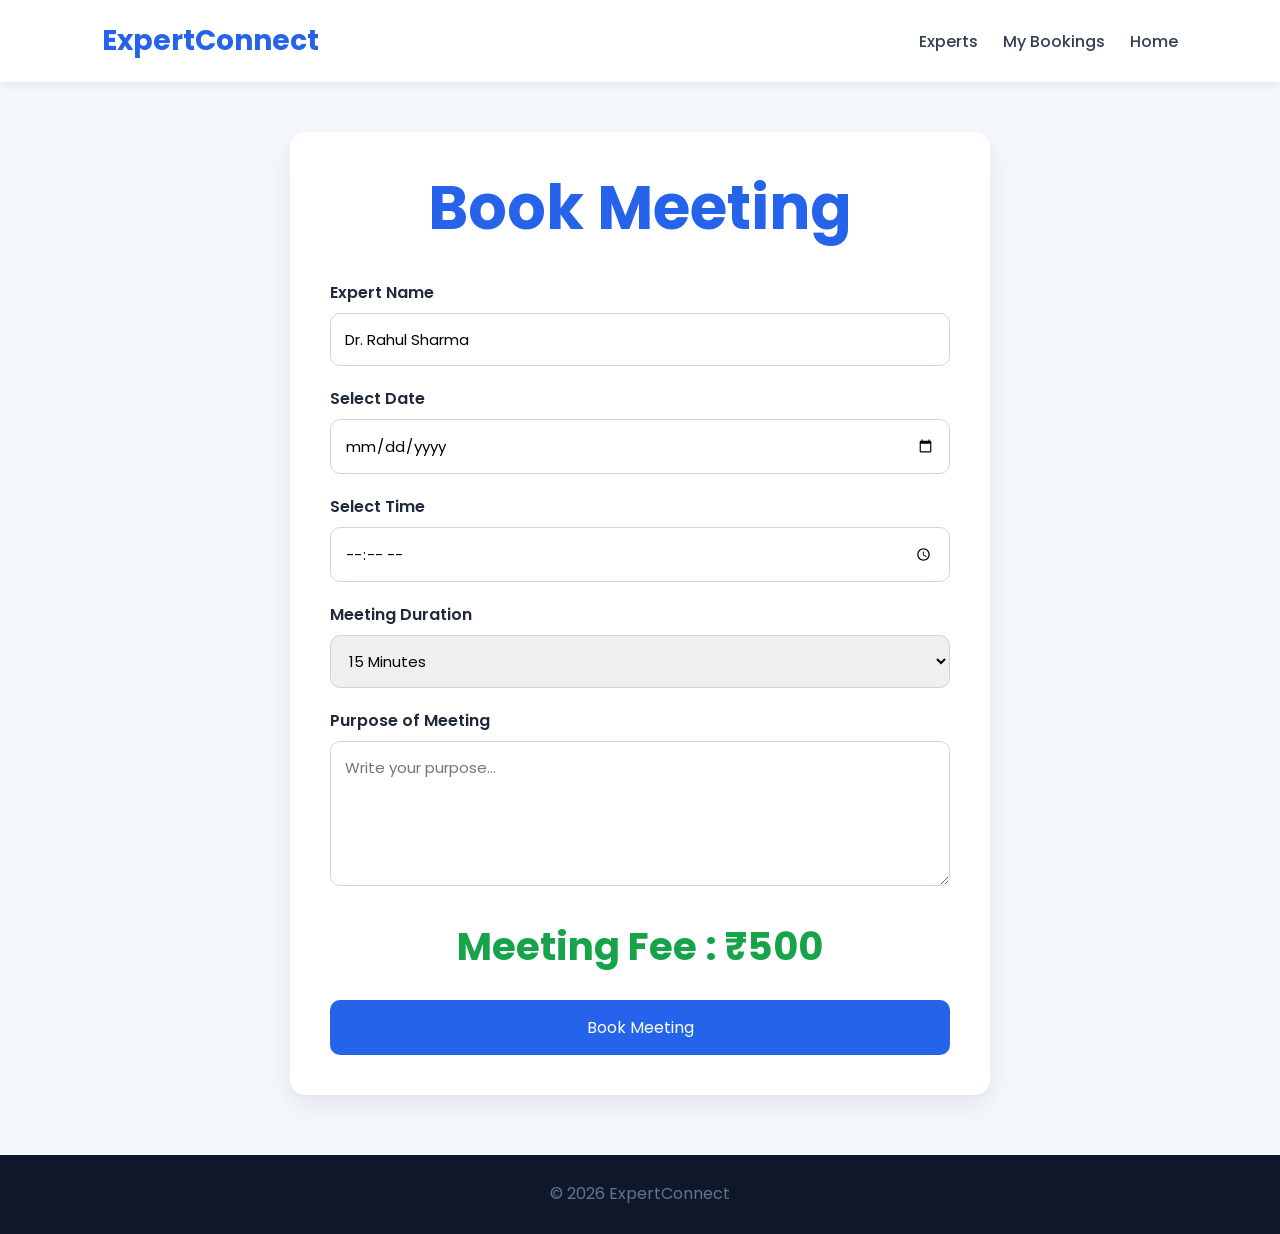
<file: frontend/book-meeting.html>
<!DOCTYPE html>
<html lang="en">

<head>

<meta charset="UTF-8">
<meta name="viewport" content="width=device-width, initial-scale=1.0">

<title>Book Meeting | ExpertConnect</title>

<link rel="stylesheet" href="css/style.css">
<link rel="stylesheet" href="css/booking.css">

<link href="https://fonts.googleapis.com/css2?family=Poppins:wght@300;400;500;600;700&display=swap" rel="stylesheet">

</head>

<body>

<nav class="navbar">

<div class="logo">

<a href="index.html">ExpertConnect</a>

</div>

<ul class="nav-links">

<li><a href="expert-list.html">Experts</a></li>

<li><a href="my-bookings.html">My Bookings</a></li>

<li><a href="index.html">Home</a></li>

</ul>

</nav>

<section class="booking">

<h1>Book Meeting</h1>

<form id="bookingForm">

<div class="input-group">

<label>Expert Name</label>

<input
type="text"
value="Dr. Rahul Sharma"
readonly>

</div>

<div class="input-group">

<label>Select Date</label>

<input
type="date"
id="meetingDate"
required>

</div>

<div class="input-group">

<label>Select Time</label>

<input
type="time"
id="meetingTime"
required>

</div>

<div class="input-group">

<label>Meeting Duration</label>

<select id="duration">

<option>15 Minutes</option>

<option>30 Minutes</option>

<option>45 Minutes</option>

<option>60 Minutes</option>

</select>

</div>

<div class="input-group">

<label>Purpose of Meeting</label>

<textarea
rows="5"
id="agenda"
placeholder="Write your purpose..."></textarea>

</div>

<h2>

Meeting Fee : ₹500

</h2>

<button type="submit">

Book Meeting

</button>

</form>

</section>

<footer>

<p>

© 2026 ExpertConnect

</p>

</footer>

<script src="js/booking.js"></script>

</body>

</html>
</file>
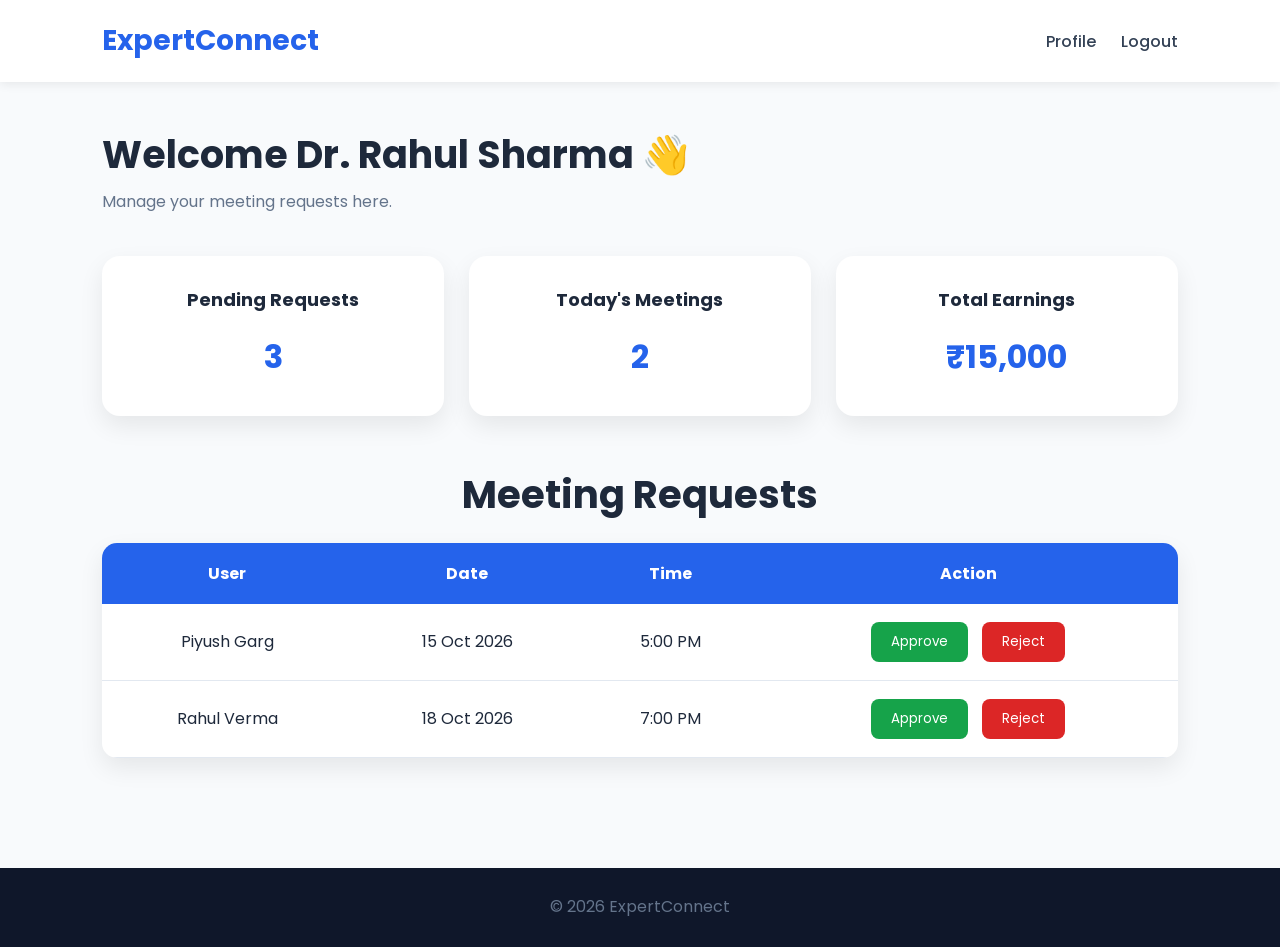
<file: frontend/expert-dashboard.html>
<!DOCTYPE html>
<html lang="en">

<head>

<meta charset="UTF-8">
<meta name="viewport" content="width=device-width, initial-scale=1.0">

<title>Expert Dashboard | ExpertConnect</title>

<link rel="stylesheet" href="css/style.css">
<link rel="stylesheet" href="css/dashboard.css">

<link href="https://fonts.googleapis.com/css2?family=Poppins:wght@300;400;500;600;700&display=swap" rel="stylesheet">

</head>

<body>

<nav class="navbar">

<div class="logo">

<a href="index.html">ExpertConnect</a>

</div>

<ul class="nav-links">

<li><a href="expert-profile.html">Profile</a></li>

<li><a href="index.html">Logout</a></li>

</ul>

</nav>

<section class="dashboard">

<div class="dashboard-header">

<h1>Welcome Dr. Rahul Sharma 👋</h1>

<p>Manage your meeting requests here.</p>

</div>

<div class="dashboard-cards">

<div class="card">

<h2>Pending Requests</h2>

<p>3</p>

</div>

<div class="card">

<h2>Today's Meetings</h2>

<p>2</p>

</div>

<div class="card">

<h2>Total Earnings</h2>

<p>₹15,000</p>

</div>

</div>

<h2 class="section-title">

Meeting Requests

</h2>

<table>

<tr>

<th>User</th>

<th>Date</th>

<th>Time</th>

<th>Action</th>

</tr>

<tr>

<td>Piyush Garg</td>

<td>15 Oct 2026</td>

<td>5:00 PM</td>

<td>

<button class="approve-btn">

Approve

</button>

<button class="reject-btn">

Reject

</button>

</td>

</tr>

<tr>

<td>Rahul Verma</td>

<td>18 Oct 2026</td>

<td>7:00 PM</td>

<td>

<button class="approve-btn">

Approve

</button>

<button class="reject-btn">

Reject

</button>

</td>

</tr>

</table>

</section>

<footer>

<p>

© 2026 ExpertConnect

</p>

</footer>

<script src="js/dashboard.js"></script>

</body>

</html>
</file>
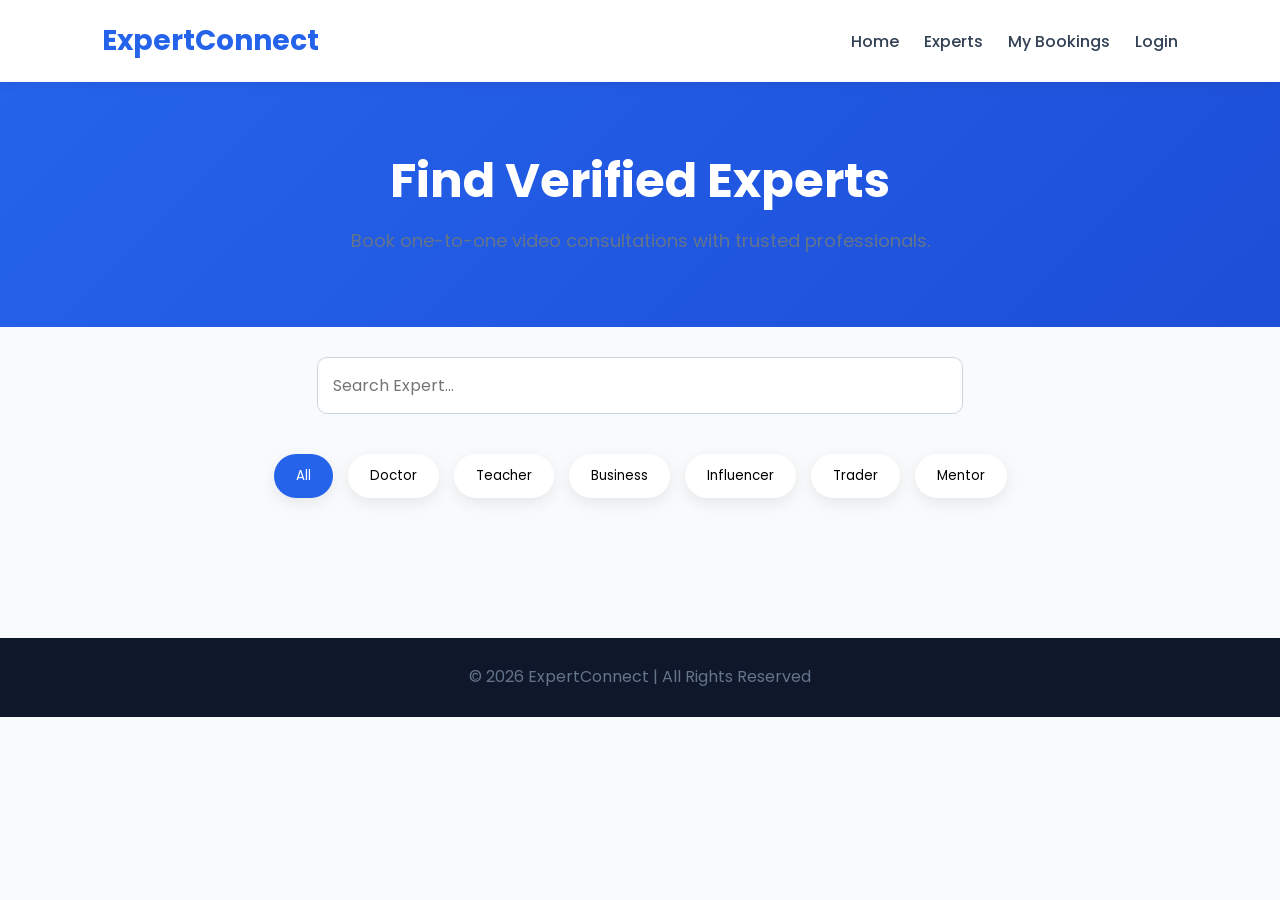
<file: frontend/expert-list.html>
<!DOCTYPE html>
<html lang="en">

<head>

    <meta charset="UTF-8">
    <meta name="viewport" content="width=device-width, initial-scale=1.0">

    <title>Experts | ExpertConnect</title>

    <link rel="stylesheet" href="css/style.css">
    <link rel="stylesheet" href="css/expert.css">

    <link href="https://fonts.googleapis.com/css2?family=Poppins:wght@300;400;500;600;700&display=swap" rel="stylesheet">

</head>

<body>

<!-- ================= NAVBAR ================= -->

<nav class="navbar">

    <div class="logo">

        <a href="index.html">ExpertConnect</a>

    </div>

    <ul class="nav-links">

        <li><a href="index.html">Home</a></li>
        <li><a href="expert-list.html">Experts</a></li>
        <li><a href="my-bookings.html">My Bookings</a></li>
        <li><a href="login.html">Login</a></li>

    </ul>

</nav>

<!-- ================= HERO ================= -->

<section class="expert-hero">

    <h1>Find Verified Experts</h1>

    <p>
        Book one-to-one video consultations with trusted professionals.
    </p>

</section>

<!-- ================= SEARCH ================= -->

<section class="search-section">

    <input
            type="text"
            id="searchInput"
            placeholder="Search Expert...">

</section>

<!-- ================= CATEGORY ================= -->

<section class="category-section">

    <button class="category active">All</button>

    <button class="category">Doctor</button>

    <button class="category">Teacher</button>

    <button class="category">Business</button>

    <button class="category">Influencer</button>

    <button class="category">Trader</button>

    <button class="category">Mentor</button>

</section>

<!-- ================= EXPERTS ================= -->

<section class="experts">

<div class="expert-grid" id="expertContainer">

</div>

</section>

<!-- ================= FOOTER ================= -->

<footer>

<p>

© 2026 ExpertConnect | All Rights Reserved

</p>

</footer>

<script src="js/expert.js"></script>

</body>

</html>
</file>
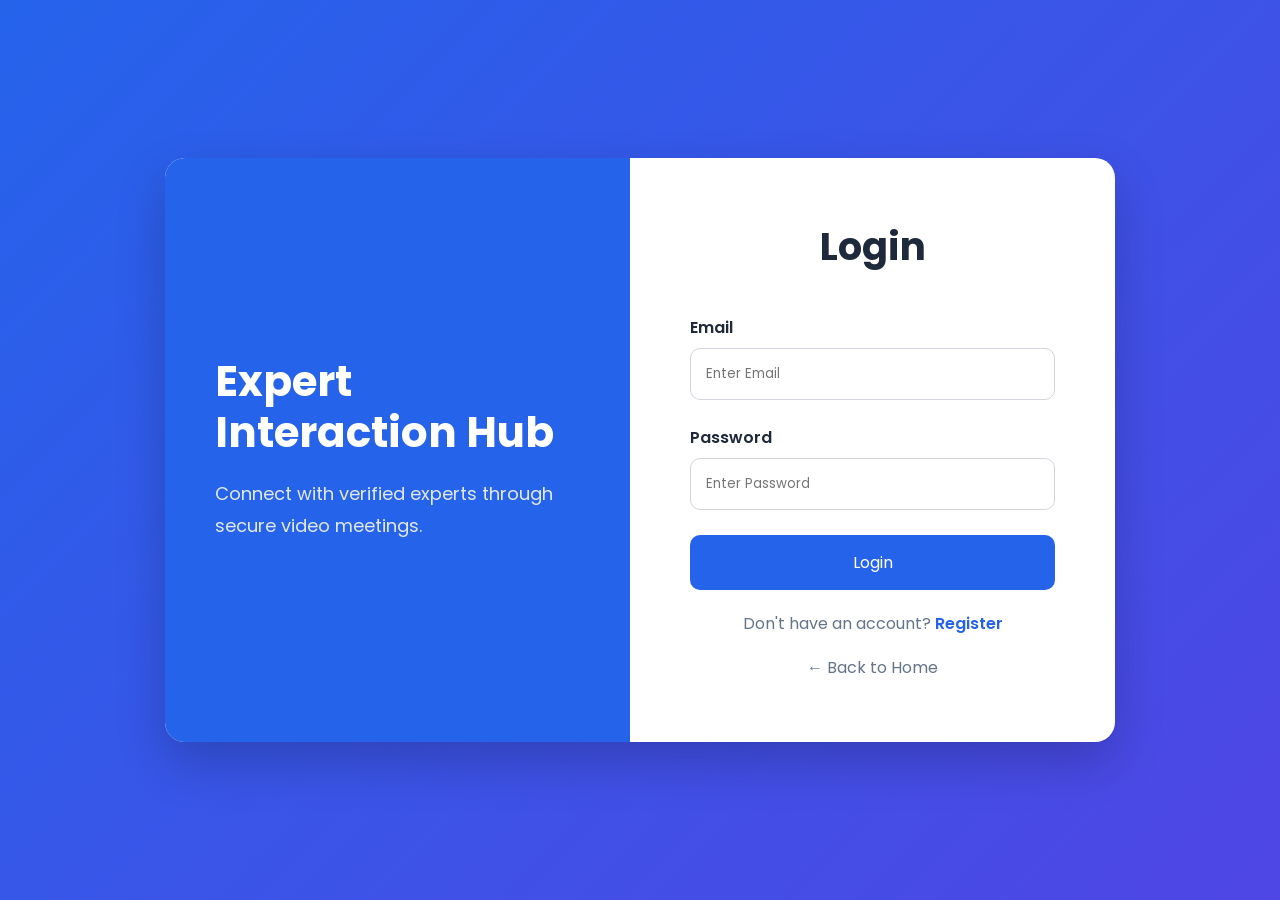
<file: frontend/login.html>
<!DOCTYPE html>
<html lang="en">
<head>
    <meta charset="UTF-8">
    <meta name="viewport" content="width=device-width, initial-scale=1.0">
    <title>Login | Expert Interaction Hub</title>

    <link rel="stylesheet" href="css/style.css">
    <link rel="stylesheet" href="css/login.css">

    <link href="https://fonts.googleapis.com/css2?family=Poppins:wght@300;400;500;600;700&display=swap" rel="stylesheet">
</head>
<body>

<div class="login-container">

    <div class="login-left">

        <h1>Expert Interaction Hub</h1>

        <p>
            Connect with verified experts through secure video meetings.
        </p>

    </div>

    <div class="login-right">

        <form id="loginForm">

            <h2>Login</h2>

            <div class="input-box">

                <label>Email</label>

                <input
                        type="email"
                        id="email"
                        placeholder="Enter Email"
                        required>

            </div>

            <div class="input-box">

                <label>Password</label>

                <input
                        type="password"
                        id="password"
                        placeholder="Enter Password"
                        required>

            </div>

            <button type="submit">

                Login

            </button>

            <p class="register-link">

                Don't have an account?

                <a href="register.html">

                    Register

                </a>

            </p>

            <p class="back-home">

                <a href="index.html">

                    ← Back to Home

                </a>

            </p>

        </form>

    </div>

</div>

<script src="js/login.js"></script>

</body>
</html>
</file>
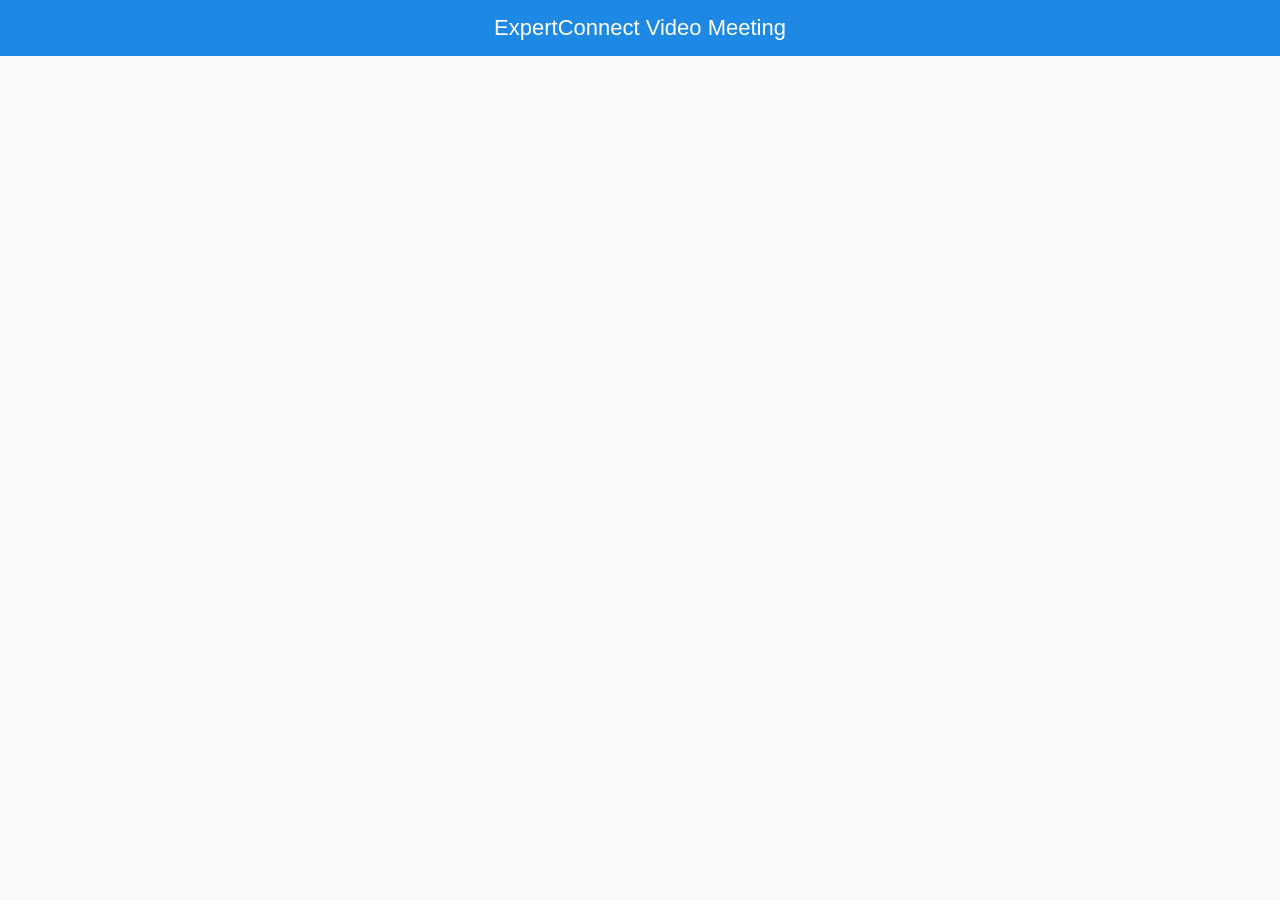
<file: frontend/meeting-room.html>
<!DOCTYPE html>
<html lang="en">

<head>

    <meta charset="UTF-8">
    <meta name="viewport" content="width=device-width, initial-scale=1.0">

    <title>Meeting Room</title>

    <link rel="stylesheet" href="css/style.css">

    <style>

        body{
            margin:0;
            font-family:Arial,sans-serif;
        }

        nav{
            background:#1e88e5;
            color:white;
            padding:15px;
            text-align:center;
            font-size:22px;
        }

        #jitsi-container{
            width:100%;
            height:90vh;
        }

    </style>

</head>

<body>

<nav>

    ExpertConnect Video Meeting

</nav>

<div id="jitsi-container"></div>

<script src="https://meet.jit.si/external_api.js"></script>

<script src="js/meeting.js"></script>

</body>

</html>
</file>
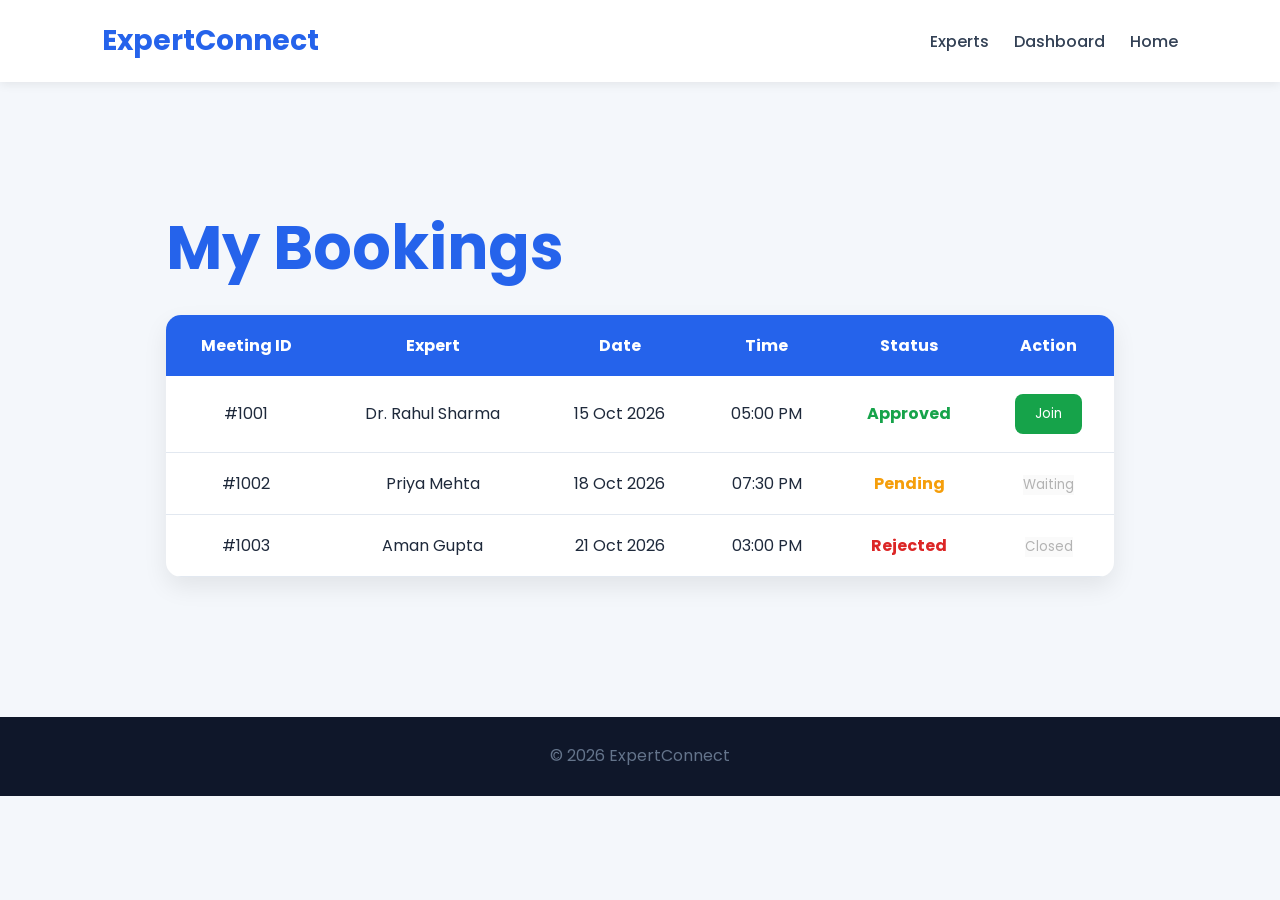
<file: frontend/my-bookings.html>
<!DOCTYPE html>
<html lang="en">

<head>

<meta charset="UTF-8">
<meta name="viewport" content="width=device-width, initial-scale=1.0">

<title>My Bookings | ExpertConnect</title>

<link rel="stylesheet" href="css/style.css">
<link rel="stylesheet" href="css/booking.css">

<link href="https://fonts.googleapis.com/css2?family=Poppins:wght@300;400;500;600;700&display=swap" rel="stylesheet">

</head>

<body>

<nav class="navbar">

<div class="logo">

<a href="index.html">ExpertConnect</a>

</div>

<ul class="nav-links">

<li><a href="expert-list.html">Experts</a></li>

<li><a href="user-dashboard.html">Dashboard</a></li>

<li><a href="index.html">Home</a></li>

</ul>

</nav>

<section class="booking-history">

<h1>My Bookings</h1>

<table>

<tr>

<th>Meeting ID</th>

<th>Expert</th>

<th>Date</th>

<th>Time</th>

<th>Status</th>

<th>Action</th>

</tr>

<tr>

<td>#1001</td>

<td>Dr. Rahul Sharma</td>

<td>15 Oct 2026</td>

<td>05:00 PM</td>

<td><span class="approved">Approved</span></td>

<td>

<a href="meeting-room.html">

<button class="join-btn">

Join

</button>

</a>

</td>

</tr>

<tr>

<td>#1002</td>

<td>Priya Mehta</td>

<td>18 Oct 2026</td>

<td>07:30 PM</td>

<td><span class="pending">Pending</span></td>

<td>

<button disabled>

Waiting

</button>

</td>

</tr>

<tr>

<td>#1003</td>

<td>Aman Gupta</td>

<td>21 Oct 2026</td>

<td>03:00 PM</td>

<td><span class="rejected">Rejected</span></td>

<td>

<button disabled>

Closed

</button>

</td>

</tr>

</table>

</section>

<footer>

<p>

© 2026 ExpertConnect

</p>

</footer>

<script src="js/booking.js"></script>

</body>

</html>
</file>
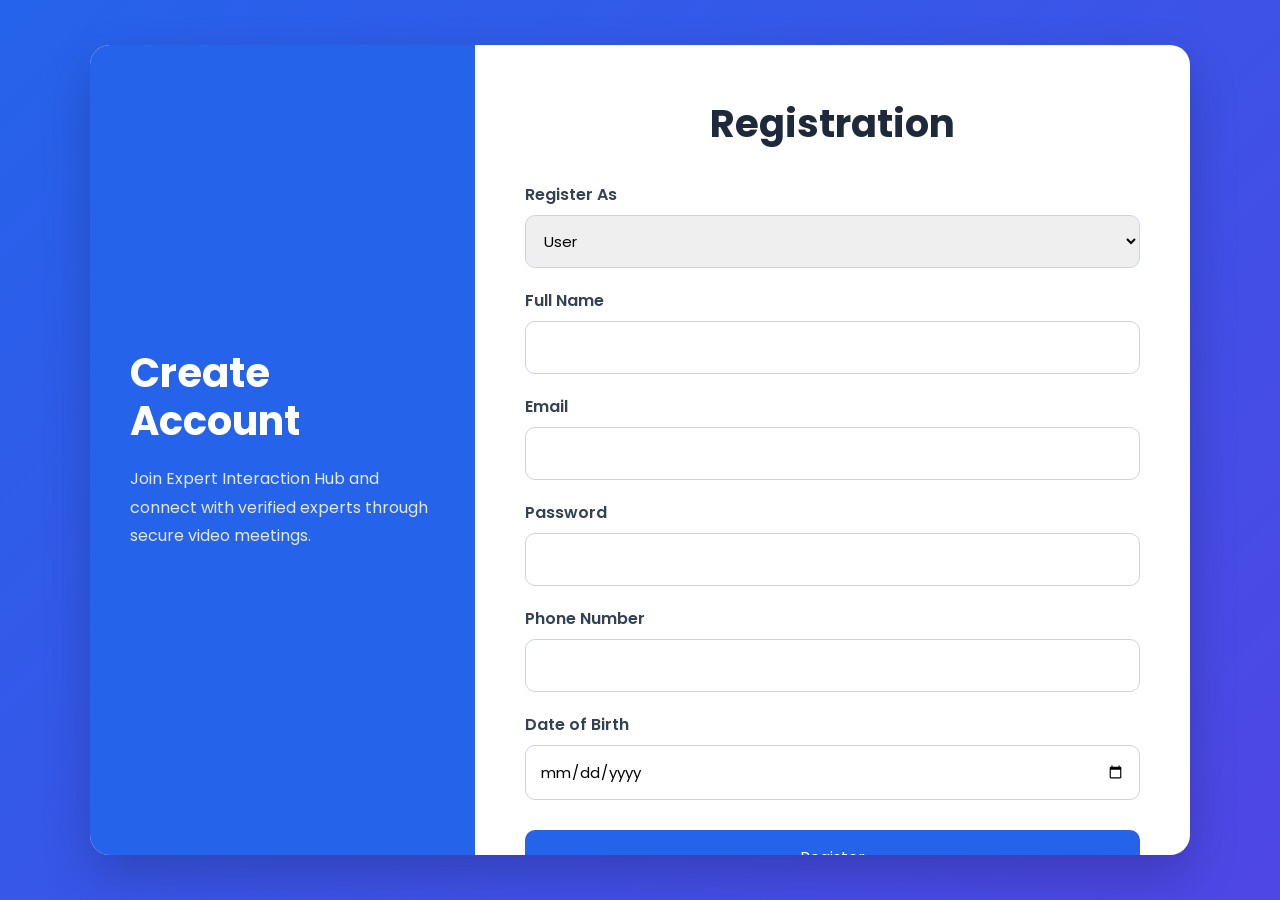
<file: frontend/register.html>
<!DOCTYPE html>
<html lang="en">

<head>

    <meta charset="UTF-8">
    <meta name="viewport" content="width=device-width, initial-scale=1.0">

    <title>Register | Expert Interaction Hub</title>

    <link rel="stylesheet" href="css/style.css">
    <link rel="stylesheet" href="css/register.css">

    <link href="https://fonts.googleapis.com/css2?family=Poppins:wght@300;400;500;600;700&display=swap" rel="stylesheet">

</head>

<body>

<div class="register-container">

    <div class="register-left">

        <h1>Create Account</h1>

        <p>

            Join Expert Interaction Hub and connect with verified experts through secure video meetings.

        </p>

    </div>

    <div class="register-right">

        <form id="registerForm">

            <h2>Registration</h2>

            <!-- Account Type -->

            <div class="input-box">

                <label>Register As</label>

                <select id="role">

                    <option value="USER">User</option>

                    <option value="EXPERT">Expert</option>

                </select>

            </div>

            <!-- Common Fields -->

            <div class="input-box">

                <label>Full Name</label>

                <input type="text" id="name" required>

            </div>

            <div class="input-box">

                <label>Email</label>

                <input type="email" id="email" required>

            </div>

            <div class="input-box">

                <label>Password</label>

                <input type="password" id="password" required>

            </div>

            <div class="input-box">

                <label>Phone Number</label>

                <input type="tel" id="phone">

            </div>

            <div class="input-box">

                <label>Date of Birth</label>

                <input type="date" id="dob">

            </div>

            <!-- Expert Fields -->

            <div id="expertFields">

                <div class="input-box">

                    <label>Profession</label>

                    <select id="profession">

                        <option>Teacher</option>
                        <option>Doctor</option>
                        <option>Business Consultant</option>
                        <option>Influencer</option>
                        <option>Trader</option>
                        <option>Student Mentor</option>

                    </select>

                </div>

                <div class="input-box">

                    <label>Meeting Fee (₹)</label>

                    <input type="number" id="fee">

                </div>

                <div class="input-box">

                    <label>LinkedIn Profile</label>

                    <input type="url" id="linkedin">

                </div>

                <div class="input-box">

                    <label>Instagram Profile</label>

                    <input type="url" id="instagram">

                </div>

                <div class="input-box">

                    <label>UPI ID</label>

                    <input type="text" id="upi">

                </div>

                <div class="input-box">

                    <label>Upload Profile Image</label>

                    <input type="file" id="profileImage">

                </div>

                <div class="input-box">

                    <label>Upload Certificate (PDF)</label>

                    <input type="file" id="certificate" accept=".pdf">

                </div>

            </div>

            <button type="submit">

                Register

            </button>

            <p class="login-link">

                Already have an account?

                <a href="login.html">

                    Login

                </a>

            </p>

        </form>

    </div>

</div>

<script src="js/register.js"></script>

</body>

</html>
</file>
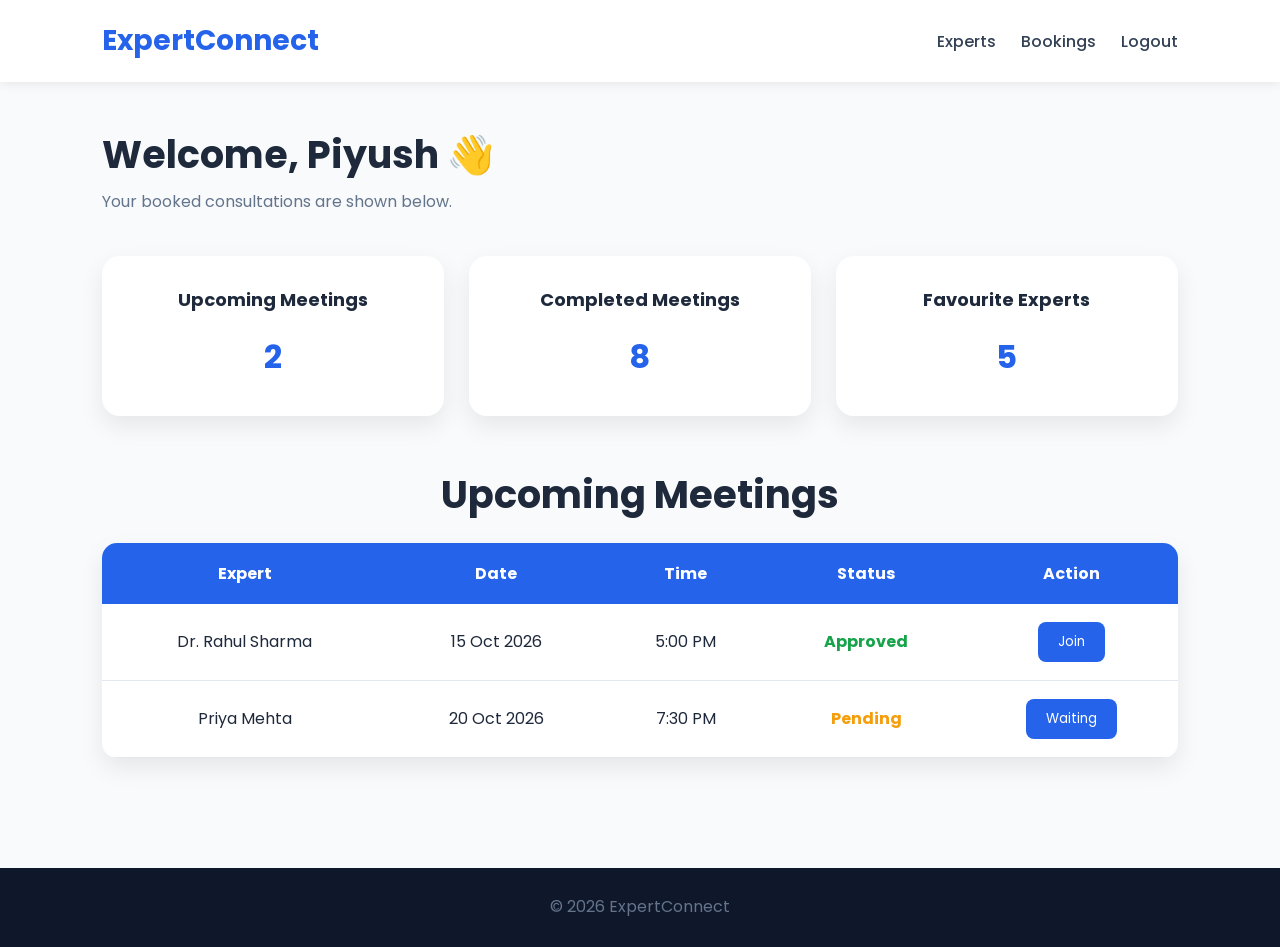
<file: frontend/user-dashboard.html>
<!DOCTYPE html>
<html lang="en">

<head>

<meta charset="UTF-8">

<meta name="viewport" content="width=device-width, initial-scale=1.0">

<title>User Dashboard | ExpertConnect</title>

<link rel="stylesheet" href="css/style.css">
<link rel="stylesheet" href="css/dashboard.css">

<link href="https://fonts.googleapis.com/css2?family=Poppins:wght@300;400;500;600;700&display=swap" rel="stylesheet">

</head>

<body>

<!-- NAVBAR -->

<nav class="navbar">

<div class="logo">

<a href="index.html">ExpertConnect</a>

</div>

<ul class="nav-links">

<li><a href="expert-list.html">Experts</a></li>

<li><a href="my-bookings.html">Bookings</a></li>

<li><a href="index.html">Logout</a></li>

</ul>

</nav>

<!-- DASHBOARD -->

<section class="dashboard">

<div class="dashboard-header">

<h1>Welcome, Piyush 👋</h1>

<p>Your booked consultations are shown below.</p>

</div>

<div class="dashboard-cards">

<div class="card">

<h2>Upcoming Meetings</h2>

<p>2</p>

</div>

<div class="card">

<h2>Completed Meetings</h2>

<p>8</p>

</div>

<div class="card">

<h2>Favourite Experts</h2>

<p>5</p>

</div>

</div>

<h2 class="section-title">

Upcoming Meetings

</h2>

<table>

<tr>

<th>Expert</th>

<th>Date</th>

<th>Time</th>

<th>Status</th>

<th>Action</th>

</tr>

<tr>

<td>Dr. Rahul Sharma</td>

<td>15 Oct 2026</td>

<td>5:00 PM</td>

<td><span class="approved">Approved</span></td>

<td>

<a href="meeting-room.html">

<button>Join</button>

</a>

</td>

</tr>

<tr>

<td>Priya Mehta</td>

<td>20 Oct 2026</td>

<td>7:30 PM</td>

<td><span class="pending">Pending</span></td>

<td>

<button disabled>

Waiting

</button>

</td>

</tr>

</table>

</section>

<footer>

<p>

© 2026 ExpertConnect

</p>

</footer>

<script src="js/dashboard.js"></script>

</body>

</html>
</file>
<file: frontend/css/style.css>
/* ===========================
   GOOGLE FONT
=========================== */

@import url('https://fonts.googleapis.com/css2?family=Poppins:wght@300;400;500;600;700;800&display=swap');

/* ===========================
   ROOT COLORS
=========================== */

:root{

    --primary:#2563eb;
    --secondary:#10b981;
    --accent:#f59e0b;

    --dark:#1e293b;
    --gray:#64748b;

    --light:#f8fafc;

    --white:#ffffff;

    --shadow:0 15px 40px rgba(0,0,0,.08);

}

/* ===========================
   RESET
=========================== */

*{

    margin:0;
    padding:0;
    box-sizing:border-box;
    scroll-behavior:smooth;

}

body{

    font-family:'Poppins',sans-serif;
    background:var(--light);
    color:var(--dark);

}

img{

    width:100%;
    display:block;

}

a{

    text-decoration:none;

}

ul{

    list-style:none;

}

button{

    cursor:pointer;
    border:none;
    font-family:'Poppins',sans-serif;

}

section{

    padding:80px 8%;

}

.container{

    width:90%;
    margin:auto;

}

h1{

    font-size:3.8rem;
    line-height:1.2;

}

h2{

    font-size:2.4rem;
    margin-bottom:50px;
    text-align:center;

}

h3{

    font-size:1.3rem;

}

p{

    color:var(--gray);
    line-height:1.8;

}

/* ===========================
   BUTTONS
=========================== */

.primary{

    background:var(--primary);
    color:white;
    padding:15px 35px;
    border-radius:12px;
    transition:.3s;

}

.primary:hover{

    transform:translateY(-4px);

}

.secondary{

    background:white;
    color:var(--primary);
    border:2px solid var(--primary);
    padding:15px 35px;
    border-radius:12px;
    transition:.3s;

}

.secondary:hover{

    background:var(--primary);
    color:white;

}

/* ===========================
   COMMON CARD
=========================== */

.card{

    background:white;
    border-radius:20px;
    box-shadow:var(--shadow);
    transition:.35s;

}

.card:hover{

    transform:translateY(-8px);

}
</file>
<file: frontend/css/booking.css>
/* ==========================================
              BOOKING PAGE
========================================== */

*{
    margin:0;
    padding:0;
    box-sizing:border-box;
    font-family:'Poppins',sans-serif;
}

body{
    background:#f4f7fb;
    color:#1e293b;
}

/* ================= NAVBAR ================= */

.navbar{
    display:flex;
    justify-content:space-between;
    align-items:center;
    padding:20px 8%;
    background:#ffffff;
    box-shadow:0 2px 10px rgba(0,0,0,.08);
}

.logo a{
    text-decoration:none;
    color:#2563eb;
    font-size:28px;
    font-weight:bold;
}

.nav-links{
    display:flex;
    list-style:none;
    gap:25px;
}

.nav-links a{
    text-decoration:none;
    color:#334155;
    font-weight:500;
}

.nav-links a:hover{
    color:#2563eb;
}

/* ================= BOOKING FORM ================= */

.booking{

    width:700px;

    margin:50px auto;

    background:white;

    padding:40px;

    border-radius:15px;

    box-shadow:0 10px 25px rgba(0,0,0,.08);

}

.booking h1{

    text-align:center;

    margin-bottom:35px;

    color:#2563eb;

}

.input-group{

    margin-bottom:20px;

}

.input-group label{

    display:block;

    margin-bottom:8px;

    font-weight:600;

}

.input-group input,
.input-group select,
.input-group textarea{

    width:100%;

    padding:14px;

    border:1px solid #cbd5e1;

    border-radius:10px;

    outline:none;

    font-size:15px;

}

.input-group input:focus,
.input-group select:focus,
.input-group textarea:focus{

    border-color:#2563eb;

}

.booking h2{

    margin:25px 0;

    color:#16a34a;

}

.booking button{

    width:100%;

    padding:15px;

    background:#2563eb;

    color:white;

    border:none;

    border-radius:10px;

    cursor:pointer;

    font-size:16px;

}

.booking button:hover{

    background:#1d4ed8;

}

/* ================= MY BOOKINGS ================= */

.booking-history{

    width:90%;

    margin:50px auto;

}

.booking-history h1{

    margin-bottom:30px;

    color:#2563eb;

}

table{

    width:100%;

    border-collapse:collapse;

    background:white;

    border-radius:15px;

    overflow:hidden;

    box-shadow:0 10px 25px rgba(0,0,0,.08);

}

th{

    background:#2563eb;

    color:white;

    padding:18px;

}

td{

    padding:18px;

    text-align:center;

    border-bottom:1px solid #e2e8f0;

}

.join-btn{

    background:#16a34a;

    color:white;

    border:none;

    padding:10px 20px;

    border-radius:8px;

    cursor:pointer;

}

.join-btn:hover{

    background:#15803d;

}

.approved{

    color:#16a34a;

    font-weight:bold;

}

.pending{

    color:#f59e0b;

    font-weight:bold;

}

.rejected{

    color:#dc2626;

    font-weight:bold;

}

/* ================= FOOTER ================= */

footer{

    margin-top:60px;

    background:#0f172a;

    color:white;

    text-align:center;

    padding:25px;

}

/* ================= MOBILE ================= */

@media(max-width:768px){

.booking{

    width:95%;

}

table{

    display:block;

    overflow-x:auto;

}

.nav-links{

    display:none;

}

}
</file>
<file: frontend/css/dashboard.css>
/* ==========================================
                DASHBOARD
========================================== */

*{
    margin:0;
    padding:0;
    box-sizing:border-box;
    font-family:'Poppins',sans-serif;
}

body{
    background:#f8fafc;
    color:#1e293b;
}

/* ================= NAVBAR ================= */

.navbar{

    display:flex;

    justify-content:space-between;

    align-items:center;

    padding:20px 8%;

    background:white;

    box-shadow:0 2px 10px rgba(0,0,0,.08);

}

.logo a{

    text-decoration:none;

    color:#2563eb;

    font-size:28px;

    font-weight:bold;

}

.nav-links{

    list-style:none;

    display:flex;

    gap:25px;

}

.nav-links a{

    text-decoration:none;

    color:#334155;

    font-weight:500;

}

.nav-links a:hover{

    color:#2563eb;

}

/* ================= DASHBOARD ================= */

.dashboard{

    padding:50px 8%;

}

.dashboard-header{

    margin-bottom:40px;

}

.dashboard-header h1{

    font-size:38px;

    margin-bottom:10px;

}

.dashboard-header p{

    color:#64748b;

}

/* ================= CARDS ================= */

.dashboard-cards{

    display:grid;

    grid-template-columns:repeat(auto-fit,minmax(220px,1fr));

    gap:25px;

    margin-bottom:50px;

}

.card{

    background:white;

    border-radius:18px;

    padding:30px;

    text-align:center;

    box-shadow:0 10px 25px rgba(0,0,0,.08);

}

.card h2{

    font-size:18px;

    margin-bottom:15px;

}

.card p{

    font-size:32px;

    color:#2563eb;

    font-weight:bold;

}

/* ================= TABLE ================= */

.section-title{

    margin-bottom:20px;

}

table{

    width:100%;

    border-collapse:collapse;

    background:white;

    border-radius:15px;

    overflow:hidden;

    box-shadow:0 10px 25px rgba(0,0,0,.08);

}

th{

    background:#2563eb;

    color:white;

    padding:18px;

}

td{

    padding:18px;

    text-align:center;

    border-bottom:1px solid #e2e8f0;

}

button{

    padding:10px 20px;

    border:none;

    border-radius:8px;

    cursor:pointer;

    color:white;

    background:#2563eb;

}

button:hover{

    background:#1d4ed8;

}

.approve-btn{

    background:#16a34a;

    margin-right:10px;

}

.approve-btn:hover{

    background:#15803d;

}

.reject-btn{

    background:#dc2626;

}

.reject-btn:hover{

    background:#b91c1c;

}

.approved{

    color:#16a34a;

    font-weight:bold;

}

.pending{

    color:#f59e0b;

    font-weight:bold;

}

/* ================= FOOTER ================= */

footer{

    margin-top:60px;

    background:#0f172a;

    color:white;

    text-align:center;

    padding:25px;

}

/* ================= MOBILE ================= */

@media(max-width:768px){

.dashboard{

    padding:30px 5%;

}

.dashboard-header h1{

    font-size:28px;

}

.dashboard-cards{

    grid-template-columns:1fr;

}

table{

    display:block;

    overflow-x:auto;

}

.nav-links{

    display:none;

}

}
</file>
<file: frontend/css/expert.css>
/* ==========================================
                EXPERT PAGES
========================================== */

*{
    margin:0;
    padding:0;
    box-sizing:border-box;
    font-family:'Poppins',sans-serif;
}

body{
    background:#f8fafc;
    color:#1e293b;
}

/* ================= NAVBAR ================= */

.navbar{

    display:flex;

    justify-content:space-between;

    align-items:center;

    padding:20px 8%;

    background:white;

    box-shadow:0 2px 10px rgba(0,0,0,.08);

    position:sticky;

    top:0;

    z-index:1000;

}

.logo a{

    text-decoration:none;

    color:#2563eb;

    font-size:28px;

    font-weight:bold;

}

.nav-links{

    display:flex;

    gap:25px;

    list-style:none;

}

.nav-links a{

    text-decoration:none;

    color:#334155;

    font-weight:500;

}

.nav-links a:hover{

    color:#2563eb;

}

/* ================= HERO ================= */

.expert-hero{

    text-align:center;

    padding:70px 8%;

    background:linear-gradient(135deg,#2563eb,#1d4ed8);

    color:white;

}

.expert-hero h1{

    font-size:48px;

    margin-bottom:15px;

}

.expert-hero p{

    font-size:18px;

}

/* ================= SEARCH ================= */

.search-section{

    padding:30px 8%;

    text-align:center;

}

.search-section input{

    width:60%;

    padding:15px;

    border:1px solid #cbd5e1;

    border-radius:10px;

    outline:none;

    font-size:16px;

}

/* ================= CATEGORY ================= */

.category-section{

    display:flex;

    justify-content:center;

    flex-wrap:wrap;

    gap:15px;

    padding:10px 8% 40px;

}

.category{

    padding:12px 22px;

    border:none;

    border-radius:30px;

    background:white;

    cursor:pointer;

    box-shadow:0 5px 15px rgba(0,0,0,.08);

    transition:.3s;

}

.category:hover,
.category.active{

    background:#2563eb;

    color:white;

}

/* ================= EXPERT GRID ================= */

.experts{

    padding:20px 8% 80px;

}

.expert-grid{

    display:grid;

    grid-template-columns:repeat(auto-fit,minmax(270px,1fr));

    gap:30px;

}

.expert-card{

    background:white;

    border-radius:18px;

    padding:30px;

    text-align:center;

    box-shadow:0 10px 25px rgba(0,0,0,.08);

    transition:.3s;

}

.expert-card:hover{

    transform:translateY(-8px);

}

.expert-card img{

    width:120px;

    height:120px;

    border-radius:50%;

    object-fit:cover;

    margin-bottom:20px;

}

.expert-card h3{

    margin-bottom:10px;

}

.expert-card p{

    margin:8px 0;

    color:#475569;

}

.expert-card button{

    margin-top:15px;

    padding:12px 25px;

    border:none;

    border-radius:8px;

    background:#2563eb;

    color:white;

    cursor:pointer;

    transition:.3s;

}

.expert-card button:hover{

    background:#1d4ed8;

}

/* ================= PROFILE ================= */

.profile-section{

    padding:70px 8%;

}

.profile-card{

    display:flex;

    gap:50px;

    background:white;

    padding:40px;

    border-radius:20px;

    box-shadow:0 10px 25px rgba(0,0,0,.08);

}

.profile-image img{

    width:250px;

    height:250px;

    border-radius:20px;

    object-fit:cover;

}

.profile-info{

    flex:1;

}

.profile-info h1{

    margin-bottom:10px;

}

.profile-info h3{

    color:#2563eb;

    margin-bottom:20px;

}

.profile-info p{

    margin:15px 0;

    line-height:1.7;

}

.social-links{

    margin:25px 0;

}

.social-links a{

    margin-right:20px;

    text-decoration:none;

    color:#2563eb;

    font-weight:600;

}

.book-btn{

    padding:15px 35px;

    background:#2563eb;

    color:white;

    border:none;

    border-radius:10px;

    cursor:pointer;

    font-size:16px;

}

.book-btn:hover{

    background:#1d4ed8;

}

/* ================= CERTIFICATE ================= */

.certificate-section{

    padding:0 8% 80px;

}

.certificate-section h2{

    margin-bottom:20px;

}

.certificate-card{

    background:white;

    padding:30px;

    border-radius:18px;

    box-shadow:0 10px 25px rgba(0,0,0,.08);

}

.certificate-card p{

    margin:12px 0;

    font-size:17px;

}

/* ================= FOOTER ================= */

footer{

    background:#0f172a;

    color:white;

    text-align:center;

    padding:25px;

}

/* ================= RESPONSIVE ================= */

@media(max-width:900px){

.profile-card{

    flex-direction:column;

    text-align:center;

}

.profile-image img{

    width:180px;

    height:180px;

}

.search-section input{

    width:100%;

}

.nav-links{

    display:none;

}

}
</file>
<file: frontend/css/login.css>
/* ===========================
   LOGIN PAGE
=========================== */

*{
    margin:0;
    padding:0;
    box-sizing:border-box;
    font-family:'Poppins',sans-serif;
}

body{

    background:linear-gradient(135deg,#2563eb,#4f46e5);

    display:flex;

    justify-content:center;

    align-items:center;

    min-height:100vh;

}

.login-container{

    width:950px;

    background:white;

    display:flex;

    border-radius:20px;

    overflow:hidden;

    box-shadow:0 20px 50px rgba(0,0,0,.2);

}

/* LEFT */

.login-left{

    flex:1;

    background:#2563eb;

    color:white;

    padding:70px 50px;

    display:flex;

    flex-direction:column;

    justify-content:center;

}

.login-left h1{

    font-size:42px;

    margin-bottom:20px;

}

.login-left p{

    font-size:18px;

    line-height:1.8;

    color:#e2e8f0;

}

/* RIGHT */

.login-right{

    flex:1;

    padding:60px;

}

.login-right h2{

    text-align:center;

    margin-bottom:40px;

    color:#1e293b;

}

.input-box{

    margin-bottom:25px;

}

.input-box label{

    display:block;

    margin-bottom:8px;

    font-weight:600;

}

.input-box input{

    width:100%;

    padding:15px;

    border:1px solid #d1d5db;

    border-radius:10px;

    outline:none;

    transition:.3s;

}

.input-box input:focus{

    border-color:#2563eb;

}

button{

    width:100%;

    padding:15px;

    background:#2563eb;

    color:white;

    border:none;

    border-radius:10px;

    font-size:16px;

    cursor:pointer;

    transition:.3s;

}

button:hover{

    background:#1d4ed8;

}

.register-link{

    margin-top:20px;

    text-align:center;

}

.register-link a{

    color:#2563eb;

    text-decoration:none;

    font-weight:600;

}

.back-home{

    text-align:center;

    margin-top:15px;

}

.back-home a{

    text-decoration:none;

    color:#64748b;

}

.back-home a:hover{

    color:#2563eb;

}

/* MOBILE */

@media(max-width:768px){

.login-container{

    flex-direction:column;

    width:95%;

}

.login-left{

    text-align:center;

}

.login-right{

    padding:40px 25px;

}

}
</file>
<file: frontend/css/register.css>
/* ===========================
   REGISTER PAGE
=========================== */

*{
    margin:0;
    padding:0;
    box-sizing:border-box;
    font-family:'Poppins',sans-serif;
}

body{

    background:linear-gradient(135deg,#2563eb,#4f46e5);

    min-height:100vh;

    display:flex;

    justify-content:center;

    align-items:center;

    padding:40px;

}

.register-container{

    width:1100px;

    background:white;

    display:flex;

    border-radius:20px;

    overflow:hidden;

    box-shadow:0 20px 50px rgba(0,0,0,.2);

}

/* LEFT PANEL */

.register-left{

    width:35%;

    background:#2563eb;

    color:white;

    padding:60px 40px;

    display:flex;

    flex-direction:column;

    justify-content:center;

}

.register-left h1{

    font-size:40px;

    margin-bottom:20px;

}

.register-left p{

    color:#e2e8f0;

    line-height:1.8;

}

/* RIGHT PANEL */

.register-right{

    width:65%;

    padding:50px;

    max-height:90vh;

    overflow-y:auto;

}

.register-right h2{

    text-align:center;

    margin-bottom:30px;

    color:#1e293b;

}

.input-box{

    margin-bottom:20px;

}

.input-box label{

    display:block;

    margin-bottom:8px;

    font-weight:600;

    color:#334155;

}

.input-box input,
.input-box select{

    width:100%;

    padding:14px;

    border:1px solid #cbd5e1;

    border-radius:10px;

    outline:none;

    transition:.3s;

    font-size:15px;

}

.input-box input:focus,
.input-box select:focus{

    border-color:#2563eb;

}

/* Expert Section */

#expertFields{

    margin-top:20px;

    padding:20px;

    border-radius:12px;

    background:#f8fafc;

    border:1px solid #e2e8f0;

}

/* Button */

button{

    width:100%;

    padding:15px;

    background:#2563eb;

    color:white;

    border:none;

    border-radius:10px;

    font-size:16px;

    cursor:pointer;

    transition:.3s;

    margin-top:10px;

}

button:hover{

    background:#1d4ed8;

}

.login-link{

    text-align:center;

    margin-top:20px;

}

.login-link a{

    text-decoration:none;

    color:#2563eb;

    font-weight:600;

}

.login-link a:hover{

    text-decoration:underline;

}

/* MOBILE */

@media(max-width:900px){

.register-container{

    flex-direction:column;

    width:100%;

}

.register-left{

    width:100%;

    text-align:center;

}

.register-right{

    width:100%;

    max-height:none;

}

}
</file>
